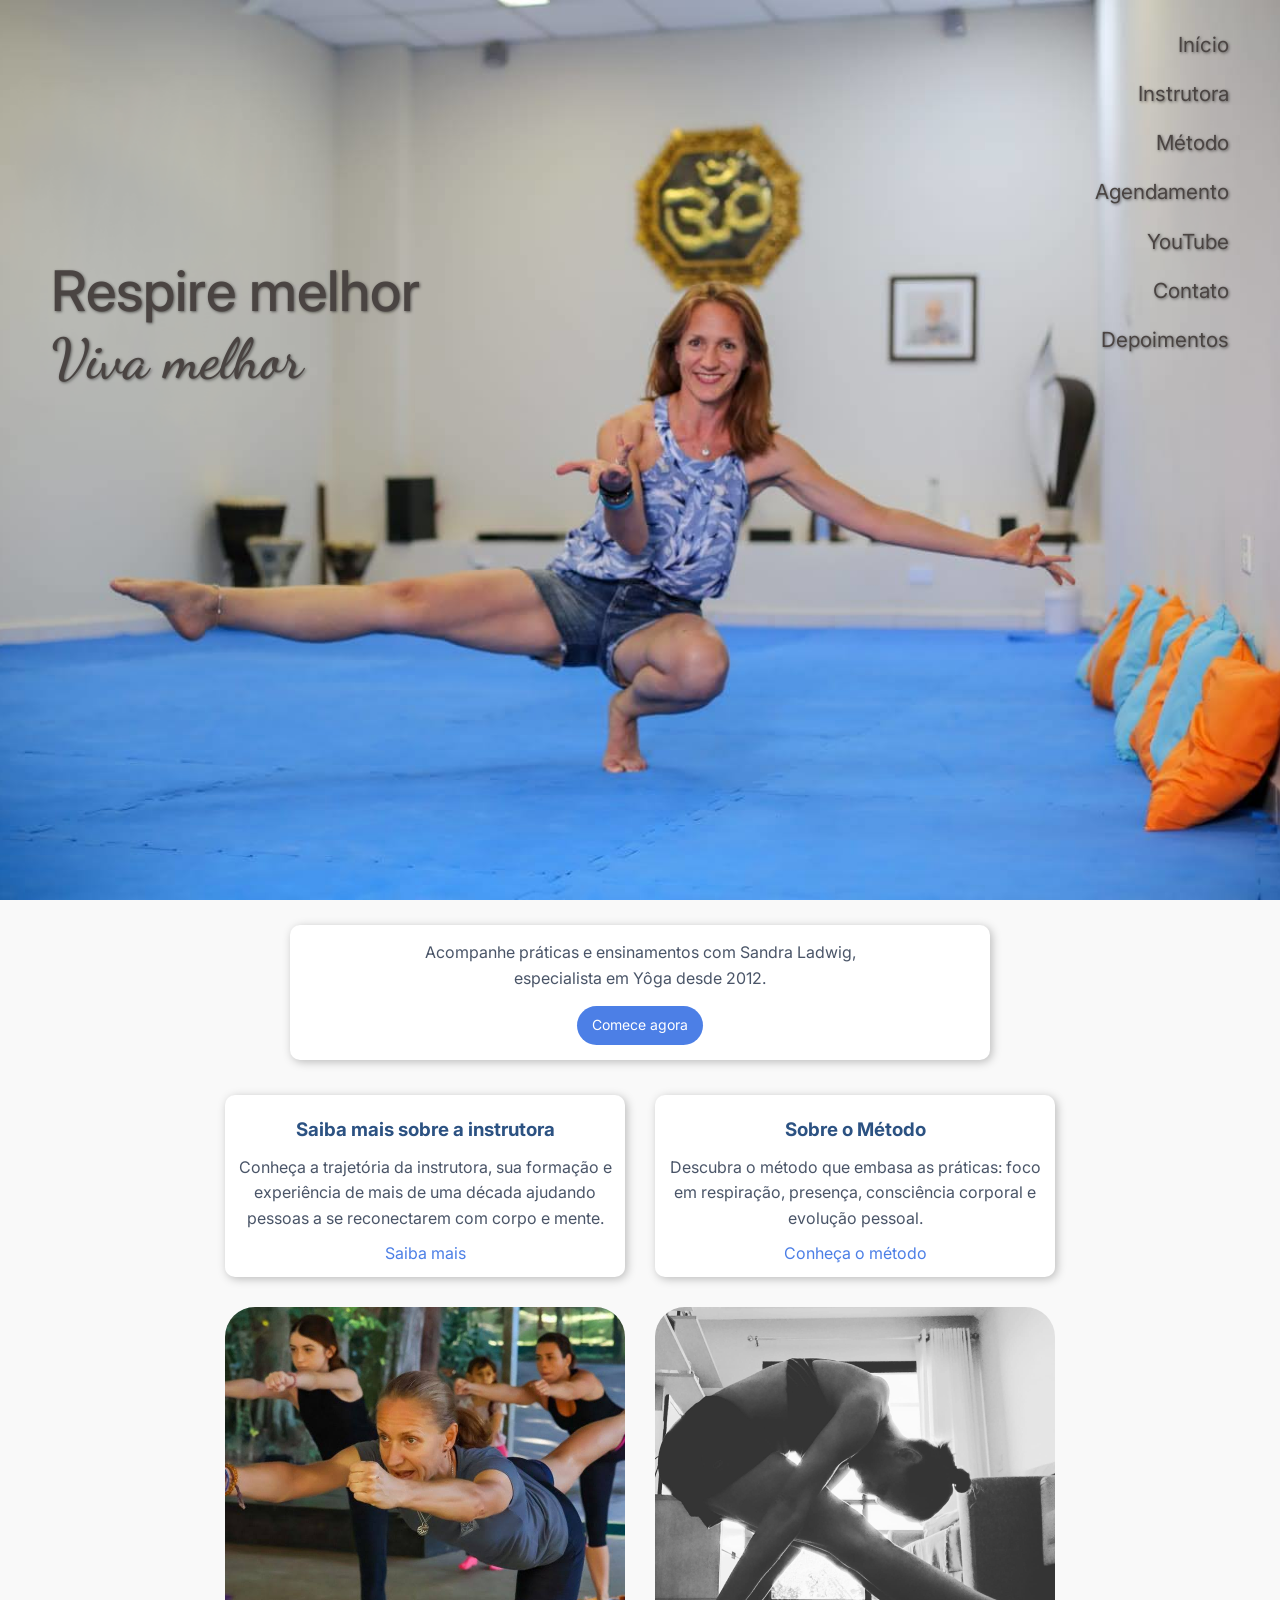
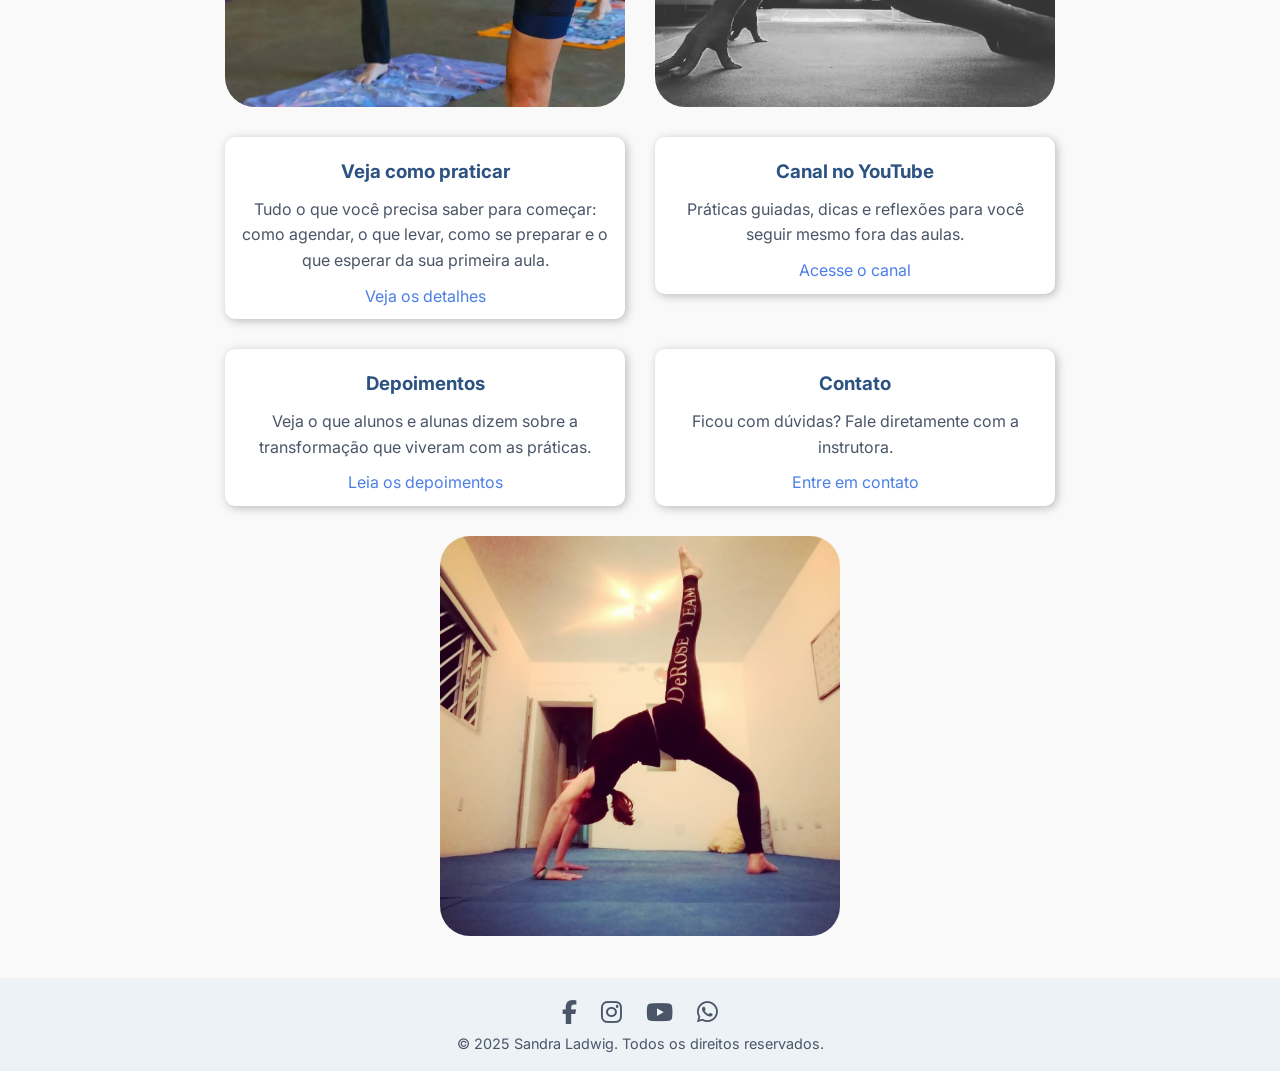
<file: index.html>
<!DOCTYPE html>
<html lang="pt-BR">

<head>
    <meta charset="UTF-8">
    <meta name="viewport" content="width=device-width, initial-scale=1.0">
    <title>Home</title>

    <!-- Estilo -->
    <link rel="stylesheet" href="assets/css/style_home.css">
    <link rel="stylesheet" href="assets/css/style2.css">
    <link rel="stylesheet" href="assets/css/style_footer.css">

    <!-- Fonte -->
    <link
        href="https://fonts.googleapis.com/css2?family=Inter:ital,opsz,wght@0,14..32,100..900;1,14..32,100..900&display=swap"
        rel="stylesheet">
    <link
        href="https://fonts.googleapis.com/css2?family=Dancing+Script:wght@400..700&family=Inter:ital,opsz,wght@0,14..32,100..900;1,14..32,100..900&display=swap"
        rel="stylesheet">

    <link rel="stylesheet" href="https://cdnjs.cloudflare.com/ajax/libs/font-awesome/6.4.0/css/all.min.css">
</head>

<body>
    <!-- Hero Section -->
    <section class="hero">
        <img src="assets/img/IMG-20250711-WA0008e.png" alt="Instrutora praticando yoga" class="hero-image">

        <div class="hero-content">
            <div class="hero-text">
                <h1>Respire melhor</h1>
                <p>Viva melhor</p>
            </div>

            <div class="hero-nav">
                <ul class="nav-links">
                    <li><a href="#">Início</a></li>
                    <li><a href="2_instrutora.html">Instrutora</a></li>
                    <li><a href="3_metodo.html">Método</a></li>
                    <li><a href="4_agendamentos.html">Agendamento</a></li>
                    <li><a href="6_youtube.html">YouTube</a></li>
                    <li><a href="7_contato_js.html">Contato</a></li>
                    <li><a href="8_depoimento.html">Depoimentos</a></li>
                </ul>
            </div>
        </div>
    </section>

    <!-- cards section -->
    <section class='center center-col'>
        
        <div class="card3 center textc">
            <p>Acompanhe práticas e ensinamentos com Sandra Ladwig, especialista em Yôga desde 2012.</p>
            <a href="7_contato_js.html" class="botao">Comece agora</a>
        </div>

        <div class="caixa">

            <div class="card center center-col textc">
                <h3>Saiba mais sobre a instrutora</h3>
                <p>Conheça a trajetória da instrutora, sua formação e experiência de mais de uma década ajudando pessoas
                    a se reconectarem com corpo e mente.</p>
                <a href="2_instrutora.html">Saiba mais</a>
            </div>

            <div class="card center center-col textc">
                <h3>Sobre o Método</h3>
                <p>Descubra o método que embasa as práticas: foco em respiração, presença, consciência corporal e
                    evolução pessoal.</p>
                <a href="3_metodo.html">Conheça o método</a>
            </div>

            <img src="assets/img/IMG-20250711-WA0018.jpg" alt="">

            <img src="assets/img/IMG-20250711-WA0010.jpg" alt="">

            <div class="card center center-col textc">
                <h3>Veja como praticar</h3>
                <p>Tudo o que você precisa saber para começar: como agendar, o que levar, como se preparar e o que
                    esperar da sua primeira aula.</p>
                <a href="4_agendamentos.html">Veja os detalhes</a>
            </div>

            <div class="card center center-col textc">
                <h3>Canal no YouTube</h3>
                <p>Práticas guiadas, dicas e reflexões para você seguir mesmo fora das aulas.</p>
                <a href="6_youtube.html">Acesse o canal</a>
            </div>

            <div class="card center center-col textc">
                <h3>Depoimentos</h3>
                <p>Veja o que alunos e alunas dizem sobre a transformação que viveram com as práticas.</p>
                <a href="8_depoimento.html">Leia os depoimentos</a>
            </div>

            <div class="card center center-col textc">
                <h3>Contato</h3>
                <p>Ficou com dúvidas? Fale diretamente com a instrutora.</p>
                <a href="7_contato_js.html">Entre em contato</a>
            </div>

            <img src="assets/img/IMG-20250711-WA0014.jpg" alt="">

        </div>
    </section>

    <footer></footer>

    <script src="0_footer.js"></script>

</body>

</html>
</file>
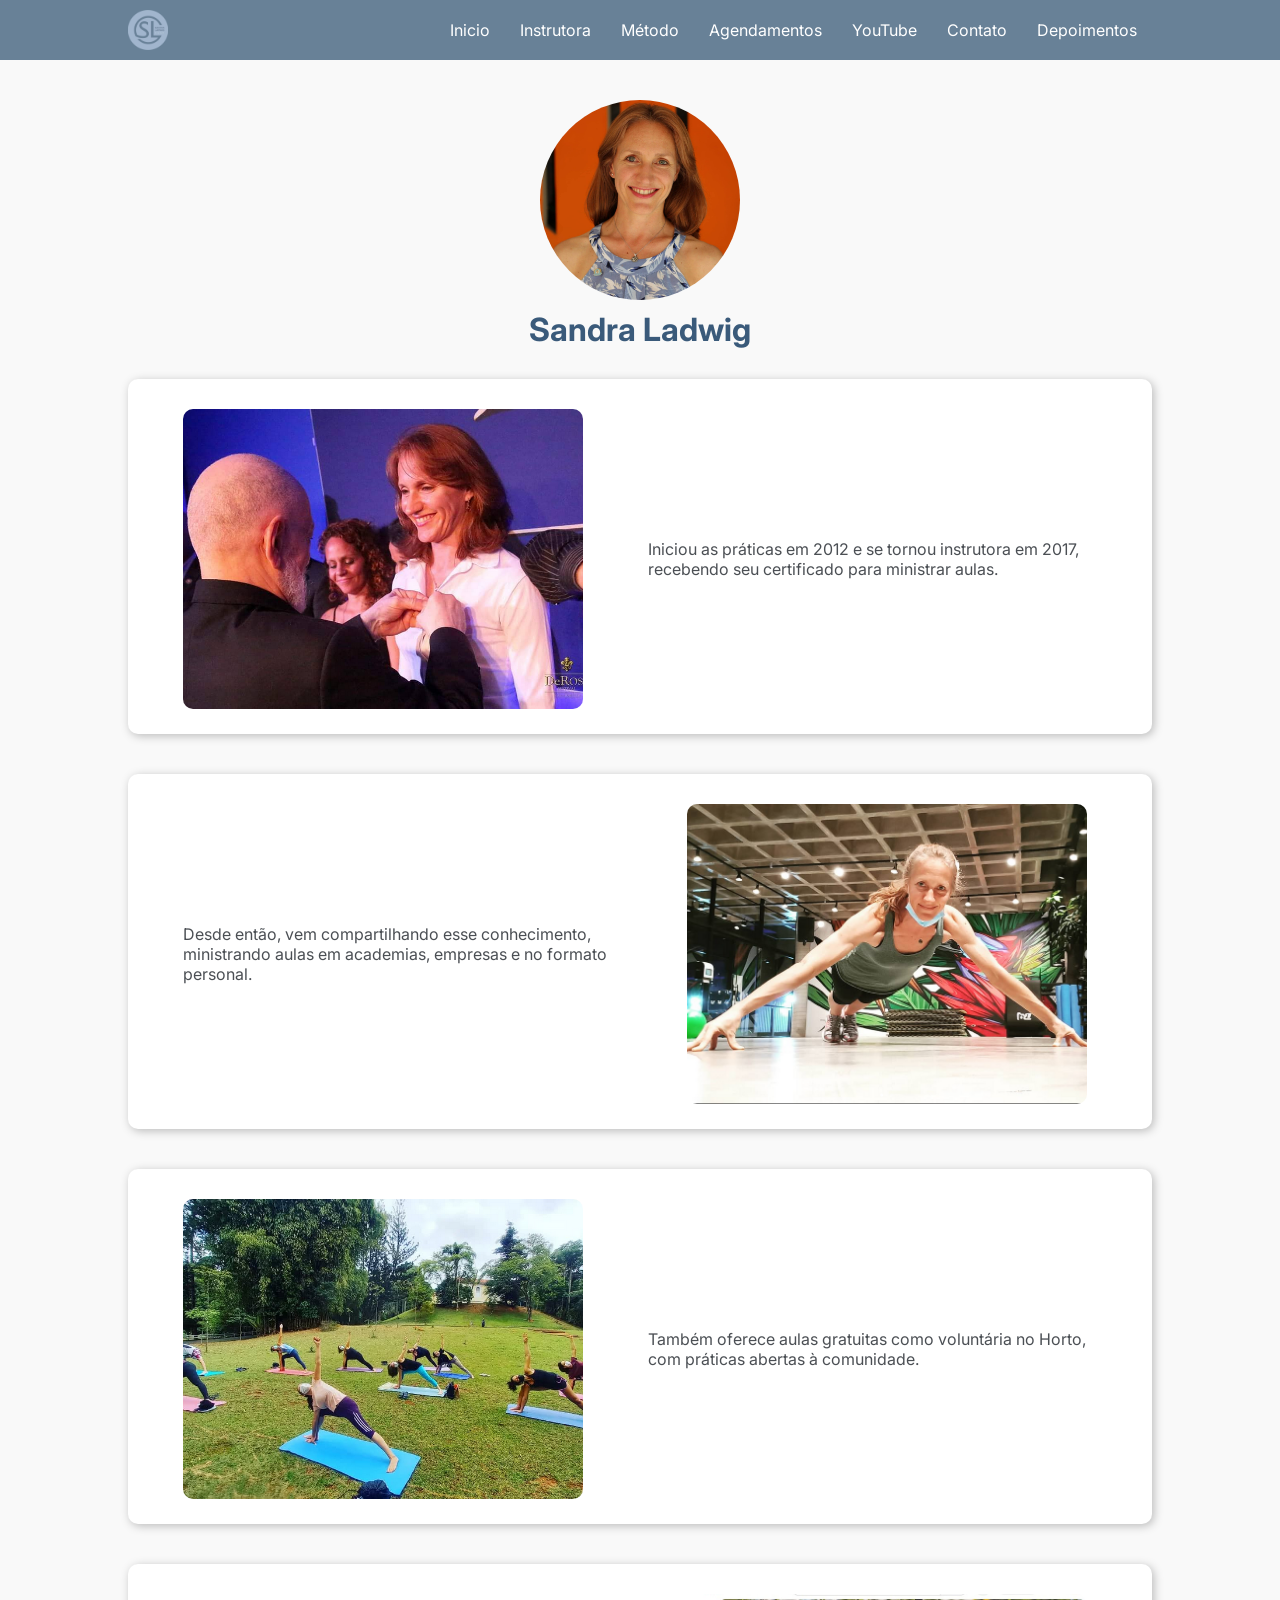
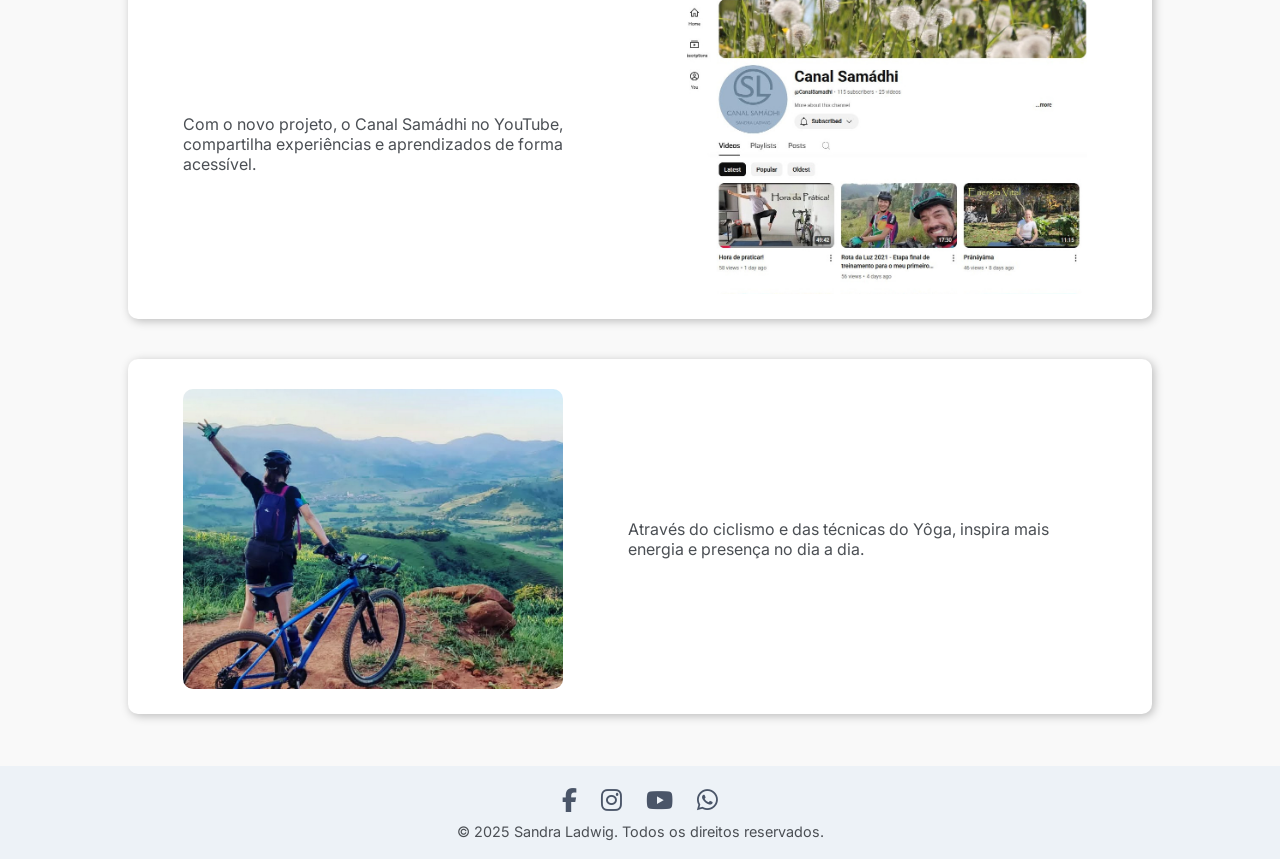
<file: 2_instrutora.html>
<!DOCTYPE html>
<html lang="pt-BR">

<head>
    <meta charset="UTF-8">
    <meta name="viewport" content="width=device-width, initial-scale=1.0">
    <title>Instrutora</title>

    <!-- Icones -->
    <link rel="stylesheet" href="https://cdn.jsdelivr.net/npm/@fortawesome/fontawesome-free@6.5.2/css/all.min.css">

    <!-- Estilo -->
    <link rel="stylesheet" href="assets/css/style.css">
    <link rel="stylesheet" href="assets/css/style2.css">
    <link rel="stylesheet" href="assets/css/style_instrutora.css">
    <link rel="stylesheet" href="assets/css/style_footer.css">

    <!-- Fonte -->
    <link href="https://fonts.googleapis.com/css2?family=Inter:ital,opsz,wght@0,14..32,100..900;1,14..32,100..900&display=swap" rel="stylesheet">
</head>

<body>
    <header>
        <div class="container">
            <a href="" id="logo"><img src="assets\img\IMG-20250513-WA0001_noback.png" alt=""></a>
            <nav>
                <ul id="nav_itens"></ul>
            </nav>
        </div>
    </header>

    <main class='center center-col' id="home">
        <div class="center center-col" >
            <img id="profile" src="assets/img/IMG-20250711-WA0012.jpg" alt="">
            <h1>Sandra Ladwig</h1>
        </div>

        <div class="card center jcleft">
            <img src="assets/img/sobre1.png" alt="">
            <p>Iniciou as práticas em 2012 e se tornou instrutora em 2017, recebendo seu certificado para ministrar aulas.</p>
        </div>

        <div class="card center jcright">
            <p>Desde então, vem compartilhando esse conhecimento, ministrando aulas em academias, empresas e no formato personal.</p>
            <img src="assets/img/sobre2.png" alt="">
        </div>

        <div class="card center jcleft">
            <img src="assets/img/sobre3.png" alt="">
            <p>Também oferece aulas gratuitas como voluntária no Horto, com práticas abertas à comunidade.</p>
        </div>

        <div class="card center jcright">
            <p>Com o novo projeto, o Canal Samádhi no YouTube, compartilha experiências e aprendizados de forma acessível.</p>
            <img src="assets/img/sobre4.jpg" alt="">
        </div>

        <div class="card center jcleft">
            <img src="assets/img/sobre5c.png" alt="">
            
            <p>Através do ciclismo e das técnicas do Yôga, inspira mais energia e presença no dia a dia.</p>
        </div>

    </main>

    <footer></footer>

    <script src="0_nav.js"></script>
    <script src="0_footer.js"></script>
</body>

</html>
</file>
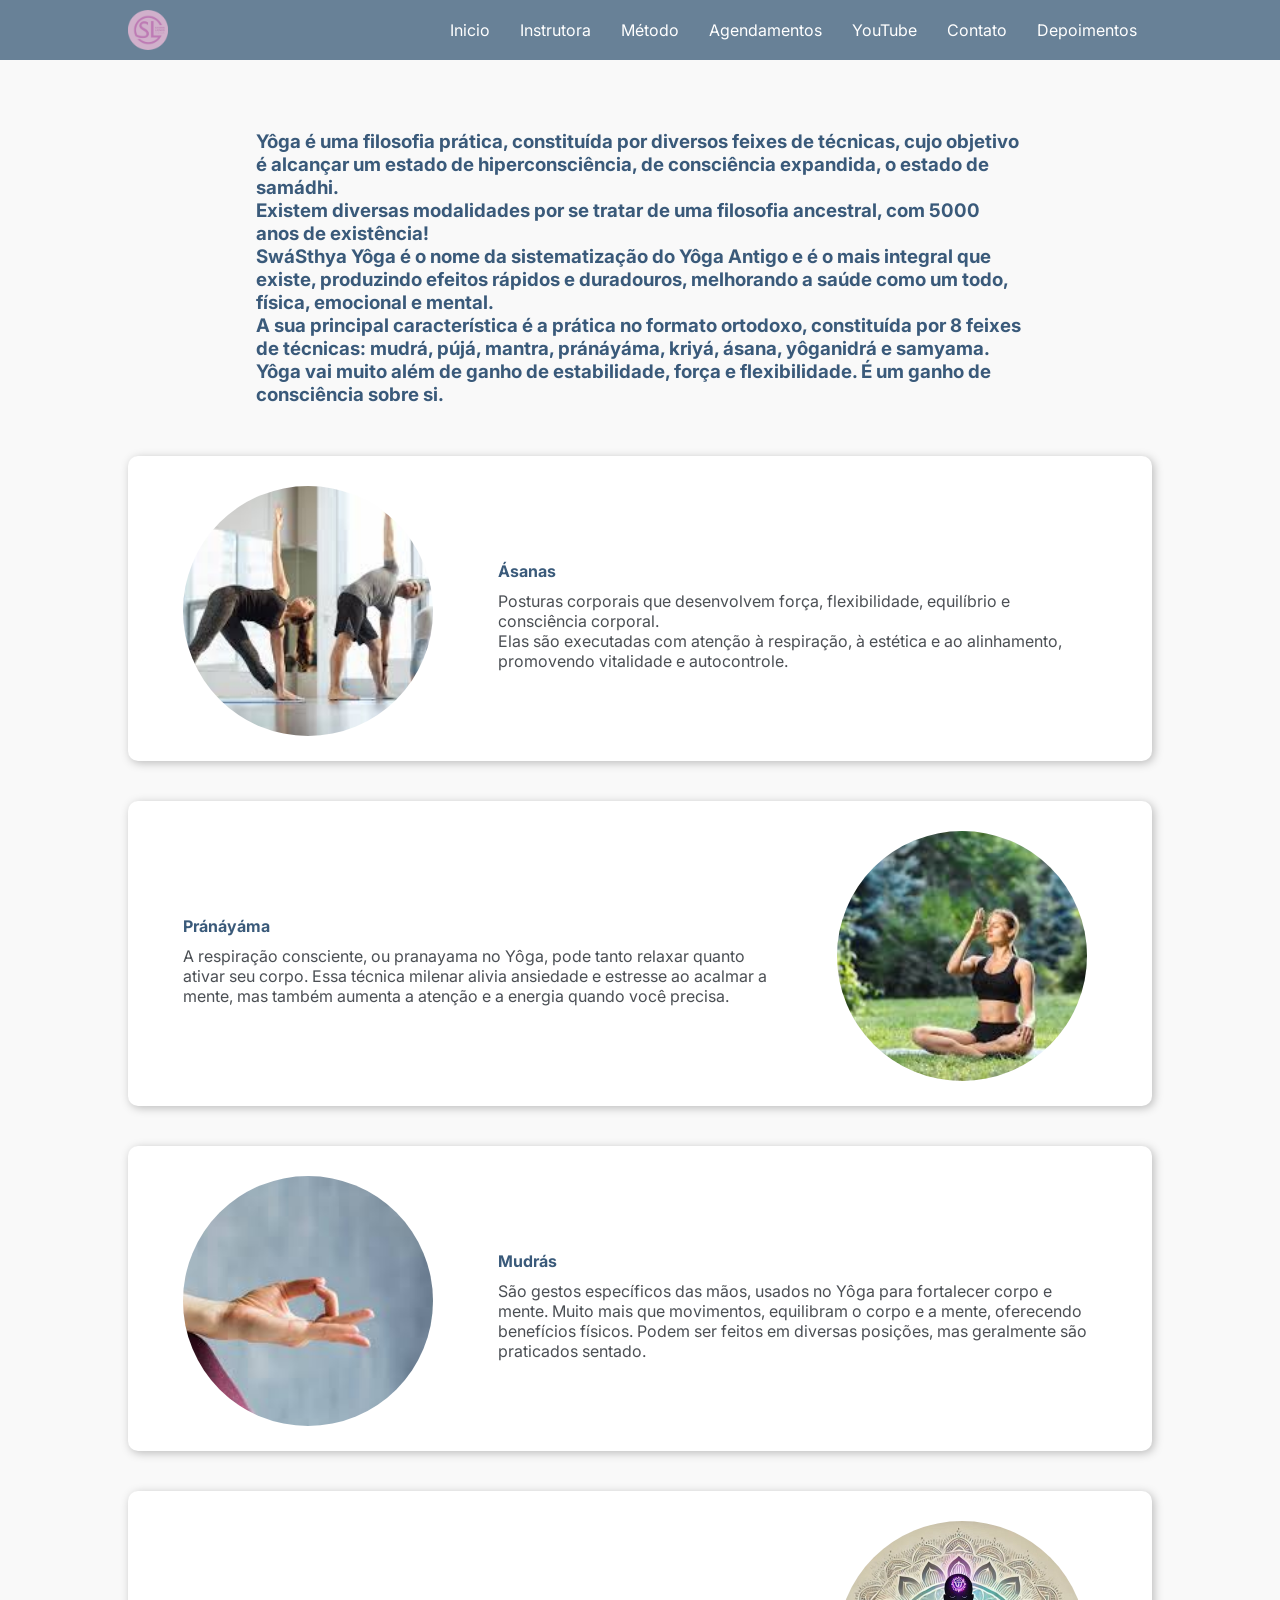
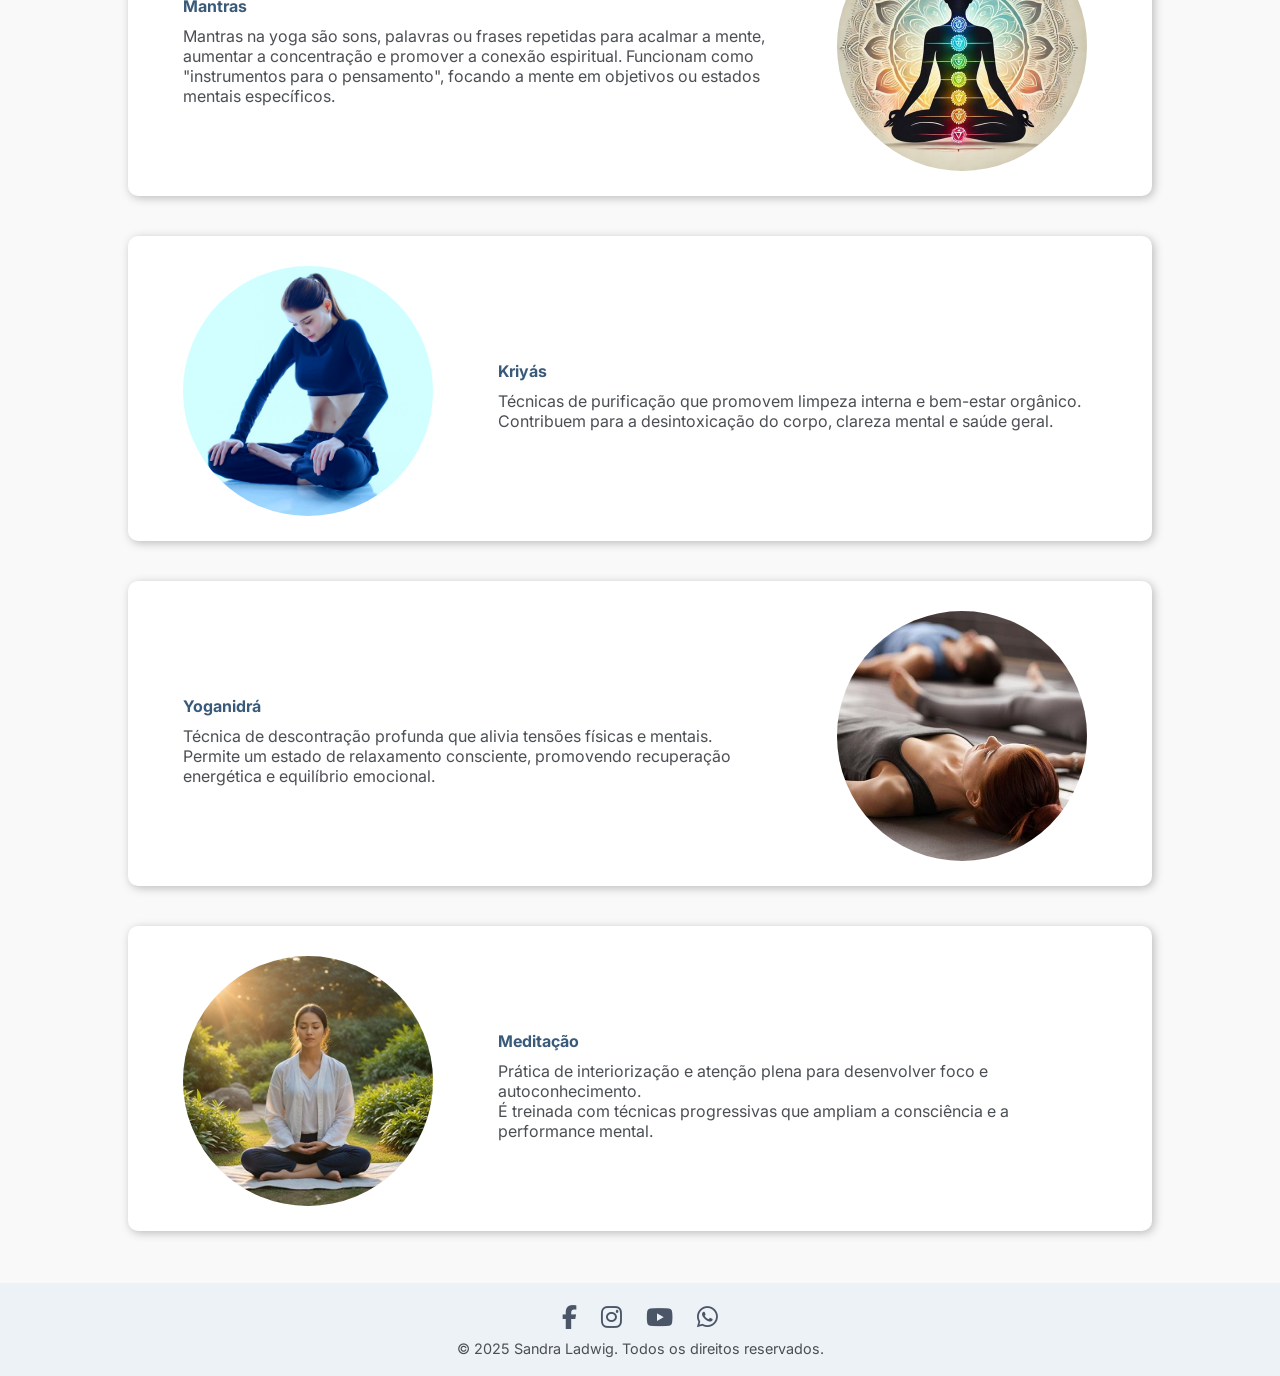
<file: 3_metodo.html>
<!DOCTYPE html>
<html lang="pt-BR">

<head>
    <meta charset="UTF-8">
    <meta name="viewport" content="width=device-width, initial-scale=1.0">
    <title>Aulas</title>

    <!-- Icones -->
    <link rel="stylesheet" href="https://cdn.jsdelivr.net/npm/@fortawesome/fontawesome-free@6.5.2/css/all.min.css">

    <!-- Estilo -->
    <link rel="stylesheet" href="assets/css/style.css">
    <link rel="stylesheet" href="assets/css/style2.css">
    <link rel="stylesheet" href="assets/css/style_metodo.css">
    <link rel="stylesheet" href="assets/css/style_footer.css">

    <!-- Fonte -->
    <link
        href="https://fonts.googleapis.com/css2?family=Inter:ital,opsz,wght@0,14..32,100..900;1,14..32,100..900&display=swap"
        rel="stylesheet">
</head>

<body>
    <header>
        <div class="container">
            <a href="" id="logo"><img src="assets\img\IMG-20250513-WA0002_noback.png" alt=""></a>
            <nav>
                <ul id="nav_itens"></ul>
            </nav>
        </div>
    </header>

    <main class='center center-col' id="home">
        <div class="center" id="introducao">
            <h3>Yôga é uma filosofia prática, constituída por diversos feixes de técnicas, cujo objetivo é alcançar um
                estado de hiperconsciência, de consciência expandida, o estado de samádhi. <br>
                Existem diversas modalidades por se tratar de uma filosofia ancestral, com 5000 anos de existência! <br>
                SwáSthya Yôga é o nome da sistematização do Yôga Antigo e é o mais integral que existe, produzindo
                efeitos rápidos e duradouros, melhorando a saúde como um todo, física, emocional e mental. <br>
                A sua principal característica é a prática no formato ortodoxo, constituída por 8 feixes de técnicas:
                mudrá, pújá, mantra, pránáyáma, kriyá, ásana, yôganidrá e samyama. <br>
                Yôga vai muito além de ganho de estabilidade, força e flexibilidade. É um ganho de consciência sobre si.
                </h1>
        </div>

        <div class="card center jcleft">
            <img src="assets/img/trocar1.jpg" alt="">
            <div class="center-col">
                <h4>Ásanas</h4>
                <p>Posturas corporais que desenvolvem força, flexibilidade, equilíbrio e consciência corporal. <br> Elas
                    são executadas com atenção à respiração, à estética e ao alinhamento, promovendo vitalidade e
                    autocontrole.</p>
            </div>
        </div>

        <div class="card center jcright">
            <div class="center-col">
                <h4>Pránáyáma</h4>
                <p>A respiração consciente, ou pranayama no Yôga, pode tanto relaxar quanto ativar seu corpo. Essa
                    técnica milenar alivia ansiedade e estresse ao acalmar a mente, mas também aumenta a atenção e a
                    energia quando você precisa.</p>
            </div>
            <img src="assets/img/trocar2.jpg" alt="">
        </div>

        <div class="card center jcleft">
            <img src="assets/img/trocar3.jpg" alt="">
            <div class="center-col">
                <h4>Mudrás</h4>
                <p>São gestos específicos das mãos, usados no Yôga para fortalecer corpo e mente. Muito mais que
                    movimentos, equilibram o corpo e a mente, oferecendo benefícios físicos. Podem ser feitos em
                    diversas posições, mas geralmente são praticados sentado.</p>
            </div>
        </div>

        <div class="card center jcright">
            <div class="center-col">
                <h4>Mantras</h4>
                <p>Mantras na yoga são sons, palavras ou frases repetidas para acalmar a mente, aumentar a concentração
                    e promover a conexão espiritual. Funcionam como "instrumentos para o pensamento", focando a mente em
                    objetivos ou estados mentais específicos.</p>
            </div>
            <img src="assets/img/trocar4.jpg" alt="">
        </div>

        <div class="card center jcleft">
            <img src="assets/img/trocar5.jpg" alt="">
            <div class="center-col">
                <h4>Kriyás</h4>
                <p>Técnicas de purificação que promovem limpeza interna e bem-estar orgânico. <br> Contribuem para a
                    desintoxicação do corpo, clareza mental e saúde geral.</p>
            </div>
        </div>

        <div class="card center jcright">
            <div class="center-col">
                <h4>Yoganidrá</h4>
                <p>Técnica de descontração profunda que alivia tensões físicas e mentais. <br> Permite um estado de
                    relaxamento consciente, promovendo recuperação energética e equilíbrio emocional.</p>
            </div>
            <img src="assets/img/trocar6.jpg" alt="">
        </div>

        <div class="card center jcleft">
            <img src="assets/img/trocar7.jpg" alt="">
            <div class="center-col">
                <h4>Meditação</h4>
                <p>Prática de interiorização e atenção plena para desenvolver foco e autoconhecimento. <br> É treinada
                    com técnicas progressivas que ampliam a consciência e a performance mental.</p>
            </div>
        </div>

    </main>

    <footer></footer>

    <script src="0_nav.js"></script>
    <script src="0_footer.js"></script>

</body>

</html>
</file>
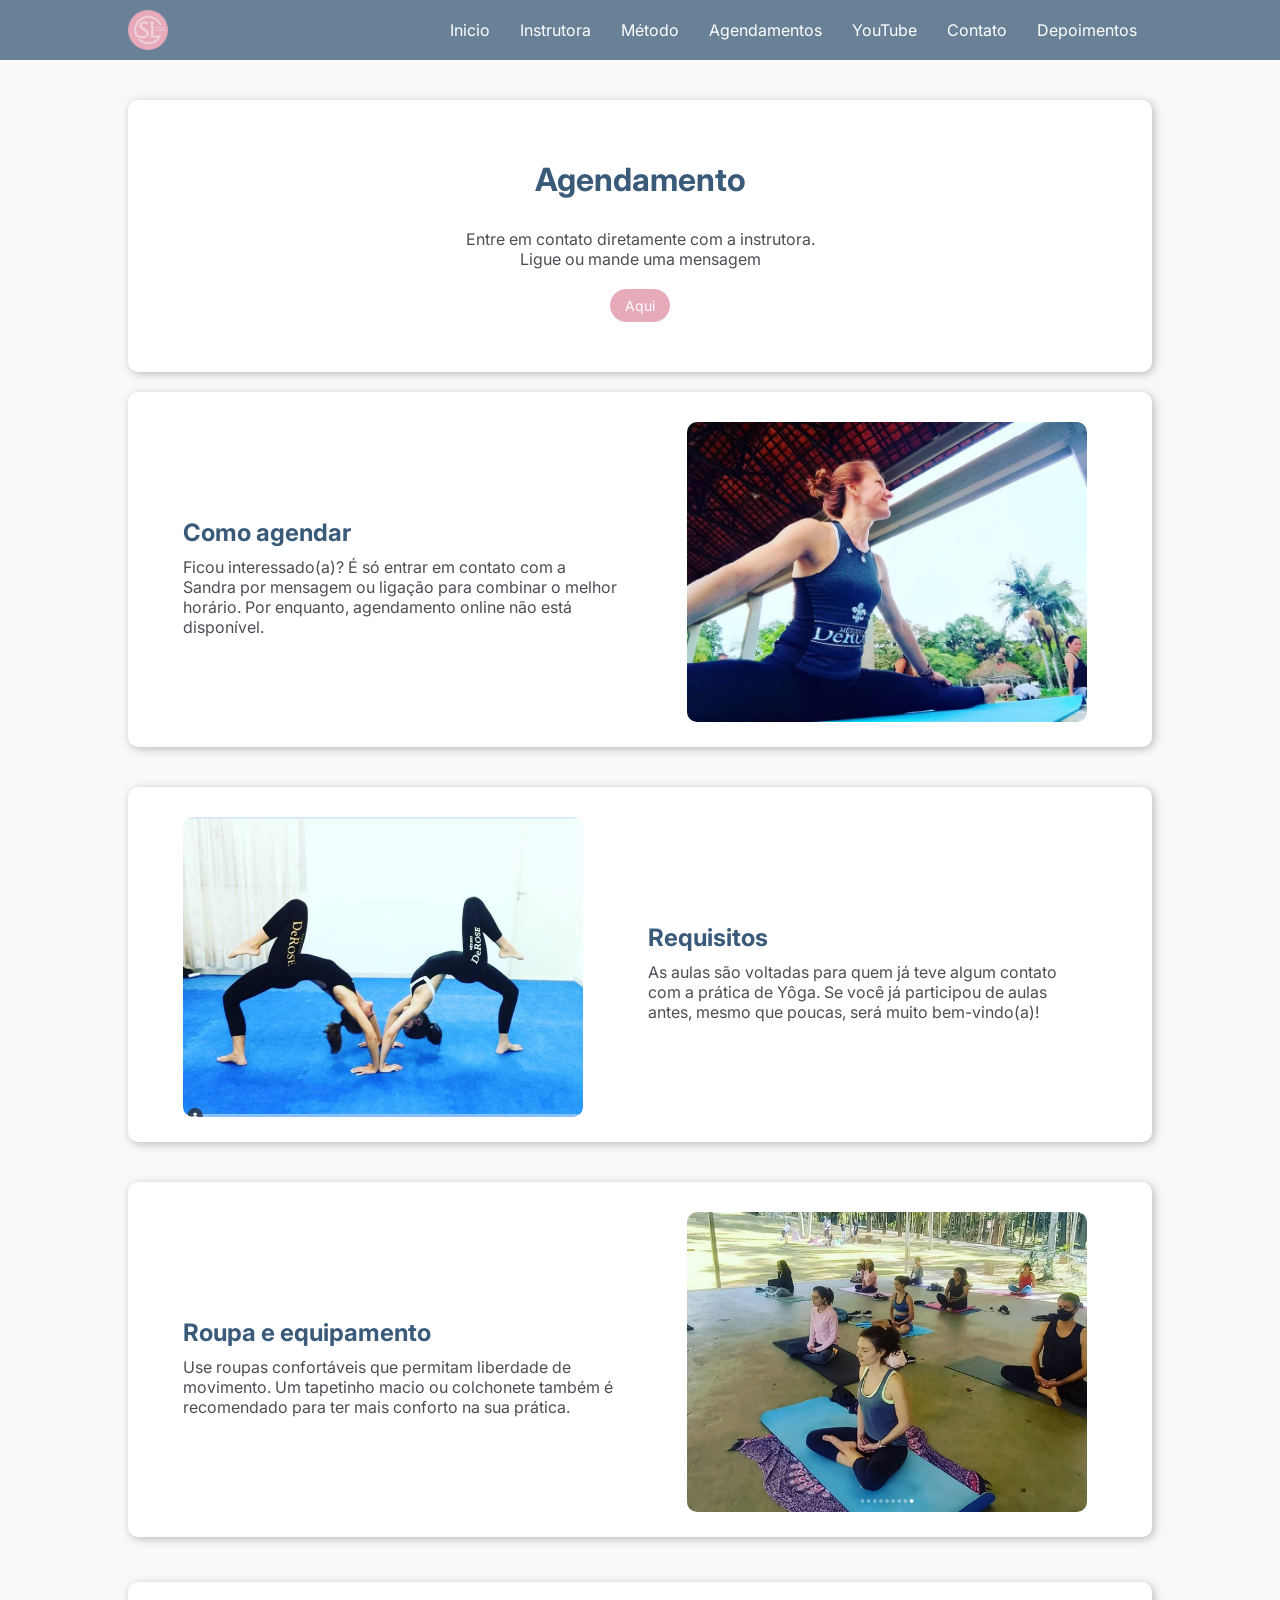
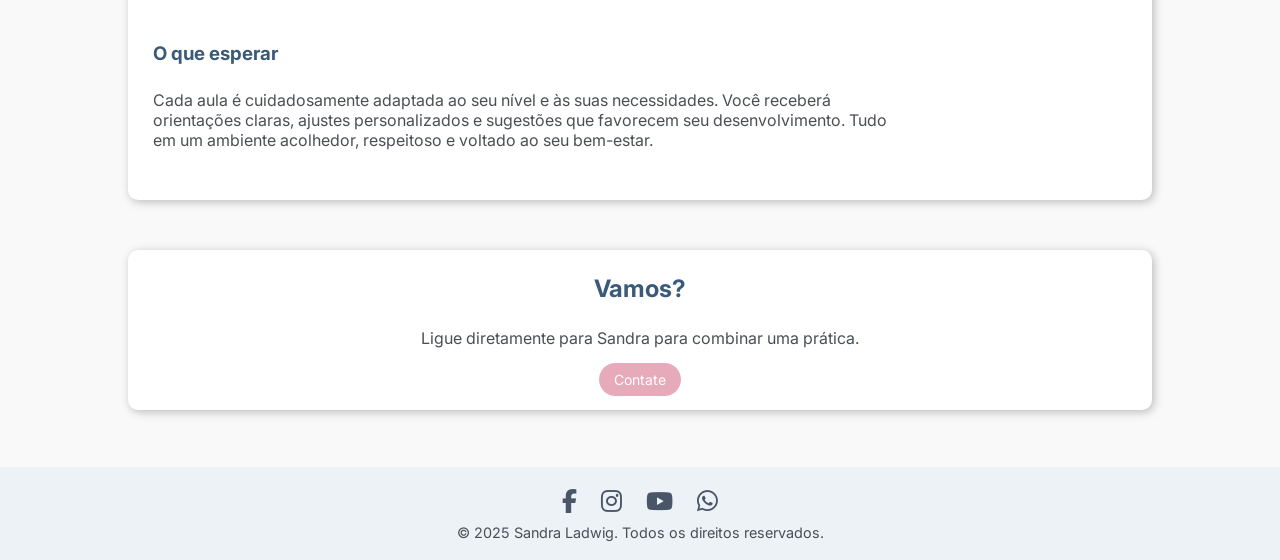
<file: 4_agendamentos.html>
<!DOCTYPE html>
<html lang="pt-BR">

<head>
    <meta charset="UTF-8">
    <meta name="viewport" content="width=device-width, initial-scale=1.0">
    <title>Agendamento</title>

    <!-- Icones -->
    <link rel="stylesheet" href="https://cdn.jsdelivr.net/npm/@fortawesome/fontawesome-free@6.5.2/css/all.min.css">

    <!-- Estilo -->
    <link rel="stylesheet" href="assets/css/style.css">
    <link rel="stylesheet" href="assets/css/style2.css">
    <link rel="stylesheet" href="assets/css/style_agendamento.css">
    <link rel="stylesheet" href="assets/css/style_footer.css">

    <!-- Fonte -->
    <link
        href="https://fonts.googleapis.com/css2?family=Inter:ital,opsz,wght@0,14..32,100..900;1,14..32,100..900&display=swap"
        rel="stylesheet">
</head>

<body>
    <header>
        <div class="container">
            <a href="" id="logo"><img src="assets\img\IMG-20250513-WA0005_noback.png" alt=""></a>
            <nav>
                <ul id="nav_itens"></ul>
            </nav>
        </div>
    </header>

    <main class='center center-col' id="home">
        <div class="card1 center textc">
            <h1>Agendamento</h1>
            <p>Entre em contato diretamente com a instrutora. <br> Ligue ou mande uma mensagem</p>
            <a href="7_contato_js.html" class="botao">Aqui</a>
        </div>

        <div class="card center jcright">
            <div class="center-col">
                <h2>Como agendar</h2>
                <p>Ficou interessado(a)? É só entrar em contato com a Sandra por mensagem ou ligação para combinar o melhor horário. Por enquanto, agendamento online não está disponível.</p>
            </div>
            <img src="assets/img/agendamento1.png" alt="">
        </div>

        <div class="card center jcleft">
            <img src="assets/img/agendamento2.png" alt="">
            <div class="center-col">
                <h2>Requisitos</h2>
                <p>As aulas são voltadas para quem já teve algum contato com a prática de Yôga. Se você já participou de aulas antes, mesmo que poucas, será muito bem-vindo(a)!</p>
            </div>
        </div>

        <div class="card center jcright">
            <div class="center-col">
                <h2>Roupa e equipamento</h2>
                <p>Use roupas confortáveis que permitam liberdade de movimento. Um tapetinho macio ou colchonete também é recomendado para ter mais conforto na sua prática.</p>
            </div>
            <img src="assets/img/agendamento3.png" alt="">
        </div>

        <div class="card2">
            <h3>O que esperar</h3>
            <p>Cada aula é cuidadosamente adaptada ao seu nível e às suas necessidades. Você receberá orientações claras, ajustes personalizados e sugestões que favorecem seu desenvolvimento. Tudo em um ambiente acolhedor, respeitoso e voltado ao seu bem-estar.</p>
        </div>

        <div class="card3 center textc">
            <h2>Vamos?</h2>
            <p>Ligue diretamente para Sandra para combinar uma prática.</p>
            <a href="7_contato_js.html" class="botao">Contate</a>
        </div>

    </main>

    <footer></footer>

    <script src="0_nav.js"></script>
    <script src="0_footer.js"></script>

</body>

</html>
</file>
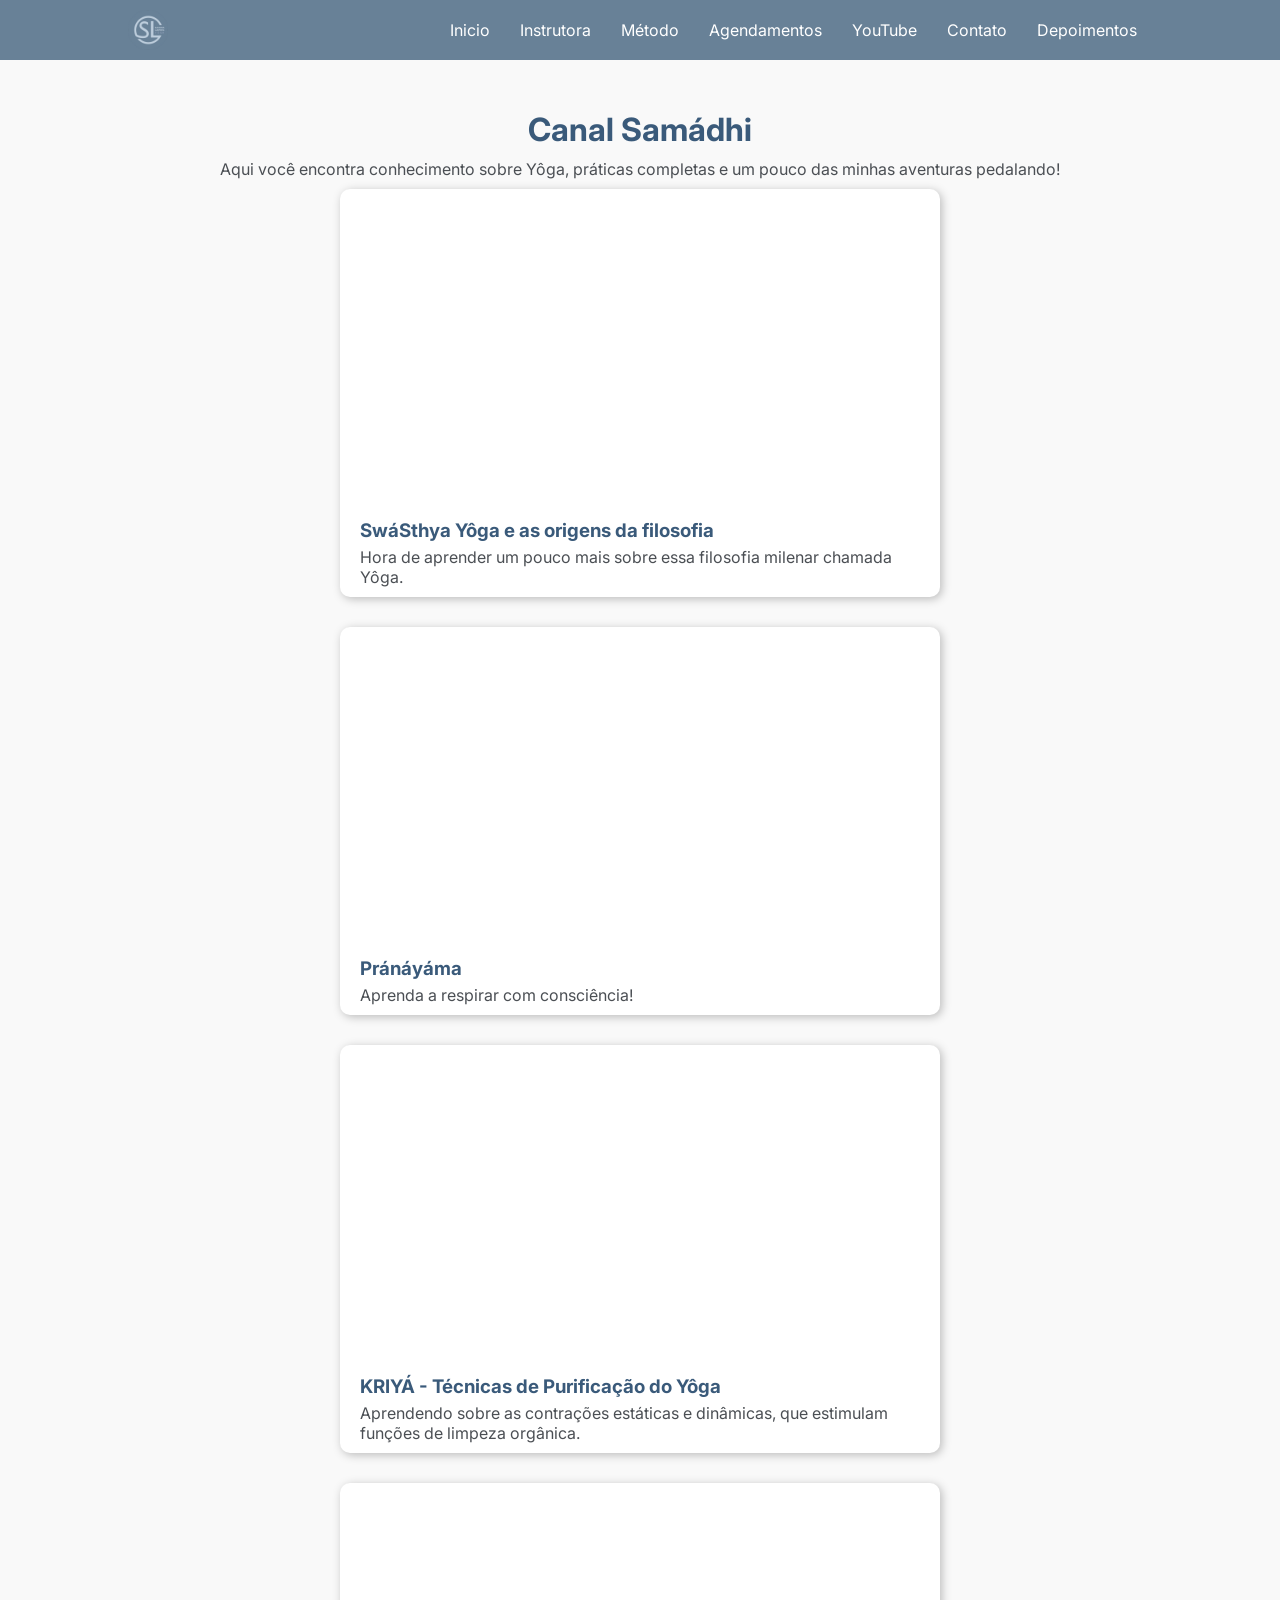
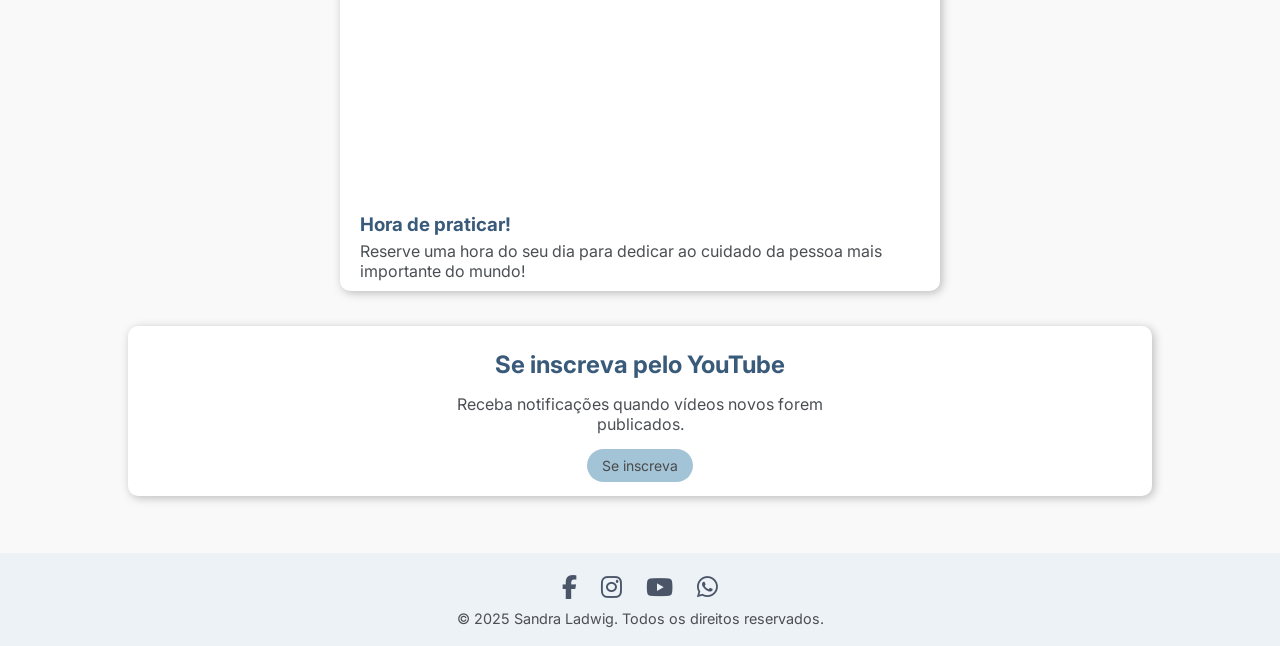
<file: 6_youtube.html>
<!DOCTYPE html>
<html lang="pt-BR">

<head>
    <meta charset="UTF-8">
    <meta name="viewport" content="width=device-width, initial-scale=1.0">
    <title>YouTube</title>

    <!-- Icones -->
    <link rel="stylesheet" href="https://cdn.jsdelivr.net/npm/@fortawesome/fontawesome-free@6.5.2/css/all.min.css">

    <!-- Estilo -->
    <link rel="stylesheet" href="assets/css/style.css">
    <link rel="stylesheet" href="assets/css/style2.css">
    <link rel="stylesheet" href="assets/css/style_youtube.css">
    <link rel="stylesheet" href="assets/css/style_footer.css">

    <!-- Fonte -->
    <link
        href="https://fonts.googleapis.com/css2?family=Inter:ital,opsz,wght@0,14..32,100..900;1,14..32,100..900&display=swap"
        rel="stylesheet">
</head>

<body>
    <header>
        <div class="container">
            <a href="" id="logo"><img src="assets\img\IMG-20250513-WA0000_noback.png" alt=""></a>
            <nav>
                <ul id="nav_itens"></ul>
            </nav>
        </div>
    </header>

    <main class='center center-col'>
        <h1>Canal Samádhi</h1>
        <p>Aqui você encontra conhecimento sobre Yôga, práticas completas e um pouco das minhas aventuras pedalando!</p>        

        <div class="caixa">

            <div class="card">
                <iframe width="560" height="315" src="https://www.youtube.com/embed/BLCFnQDf6kg?si=jVXTxsKijpOY8r2n" title="YouTube video player" frameborder="0" allow="accelerometer; autoplay; clipboard-write; encrypted-media; gyroscope; picture-in-picture; web-share" referrerpolicy="strict-origin-when-cross-origin" allowfullscreen></iframe>
                <h3>SwáSthya Yôga e as origens da filosofia</h3>
                <p>Hora de aprender um pouco mais sobre essa filosofia milenar chamada Yôga.</p>
            </div>
            
            <div class="card">
                <iframe width="560" height="315" src="https://www.youtube.com/embed/Mm7czdwf69o?si=tyQue608cOc-sUAV" title="YouTube video player" frameborder="0" allow="accelerometer; autoplay; clipboard-write; encrypted-media; gyroscope; picture-in-picture; web-share" referrerpolicy="strict-origin-when-cross-origin" allowfullscreen></iframe>
                <h3>Pránáyáma</h3>
                <p>Aprenda a respirar com consciência!</p>
            </div>

            <div class="card">
                 <iframe width="560" height="315" src="https://www.youtube.com/embed/KlvX9_hNR60?si=qWk_UBOwDdsoOriq" title="YouTube video player" frameborder="0" allow="accelerometer; autoplay; clipboard-write; encrypted-media; gyroscope; picture-in-picture; web-share" referrerpolicy="strict-origin-when-cross-origin" allowfullscreen></iframe>
                <h3>KRIYÁ - Técnicas de Purificação do Yôga</h3>
                <p>Aprendendo sobre as contrações estáticas e dinâmicas, que estimulam funções de limpeza orgânica.</p>
            </div>

            <div class="card">
                 <iframe width="560" height="315" src="https://www.youtube.com/embed/nnogt9Im0i0?si=W6CMZk3pg6tUOrIg" title="YouTube video player" frameborder="0" allow="accelerometer; autoplay; clipboard-write; encrypted-media; gyroscope; picture-in-picture; web-share" referrerpolicy="strict-origin-when-cross-origin" allowfullscreen></iframe>
                <h3>Hora de praticar!</h3>
                <p>Reserve uma hora do seu dia para dedicar ao cuidado da pessoa mais importante do mundo!</p>
            </div>
            
        </div>

        <div class="card3 center textc">
            <h2>Se inscreva pelo YouTube</h2>
            <p>Receba notificações quando vídeos novos forem publicados.</p>
            <a href="https://www.youtube.com/@CanalSamadhi" class="botao">Se inscreva</a>
        </div>
    </main>

    <footer></footer>

    <script src="0_nav.js"></script>
    <script src="0_footer.js"></script>
    
</body>

</html>
</file>
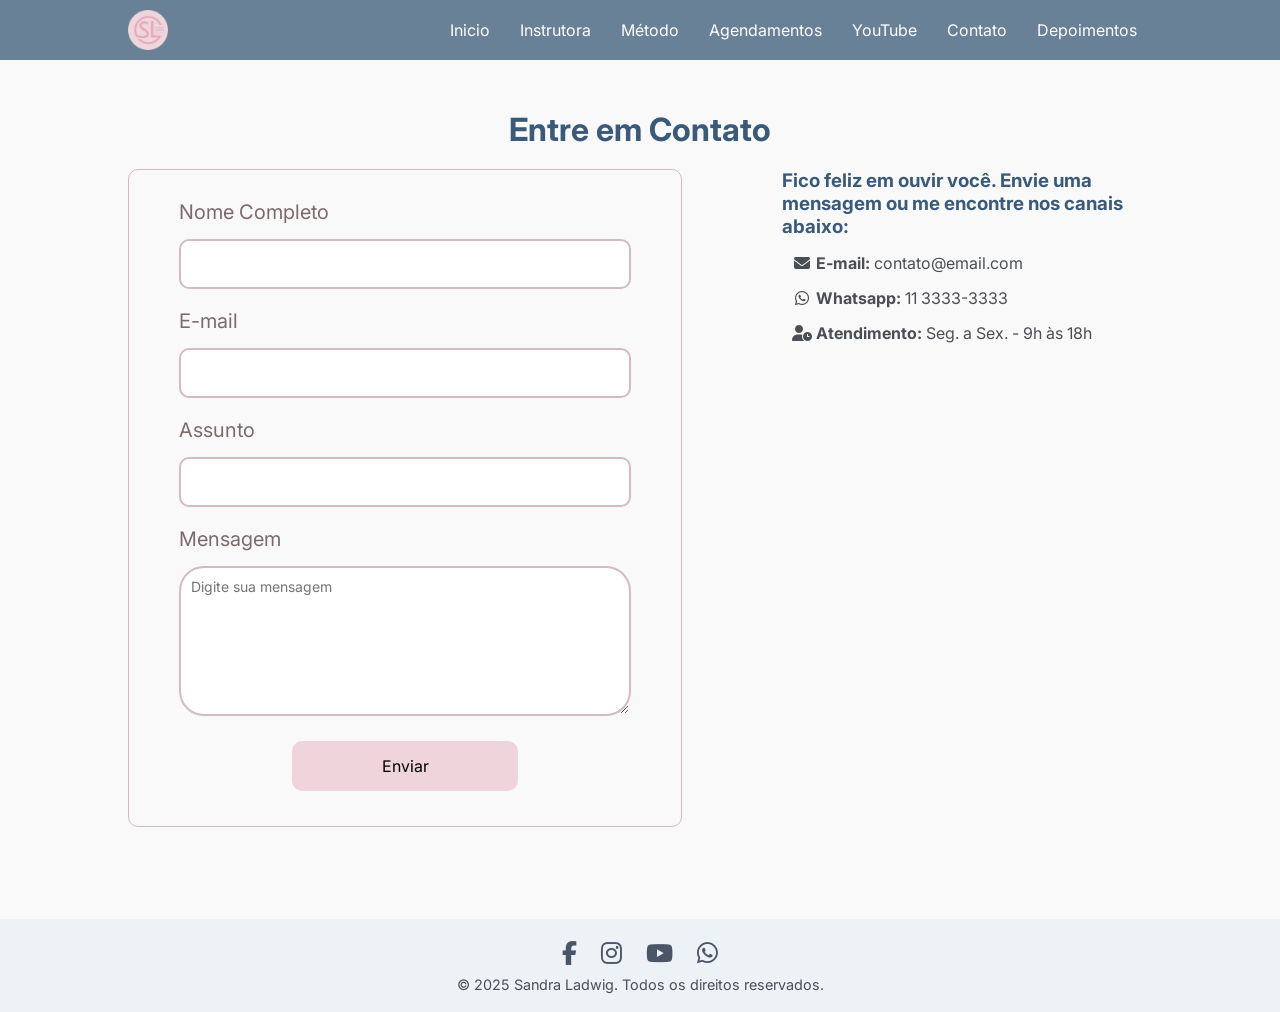
<file: 7_contato_js.html>
<!DOCTYPE html>
<html lang="pt-BR">

<head>
    <meta charset="UTF-8">
    <meta name="viewport" content="width=device-width, initial-scale=1.0">
    <title>Contato</title>

    <!-- Icones -->
    <link rel="stylesheet" href="https://cdn.jsdelivr.net/npm/@fortawesome/fontawesome-free@6.5.2/css/all.min.css">

    <!-- Estilo -->
    <link rel="stylesheet" href="assets/css/style.css">
    <link rel="stylesheet" href="assets/css/style2.css">
    <link rel="stylesheet" href="assets/css/style_contato.css">
    <link rel="stylesheet" href="assets/css/style_footer.css">

    <!-- Fonte -->
    <link href="https://fonts.googleapis.com/css2?family=Inter:ital,opsz,wght@0,14..32,100..900;1,14..32,100..900&display=swap" rel="stylesheet">
</head>

<body>
    <header>
        <div class="container">
            <a href="" id="logo"><img src="assets\img\IMG-20250513-WA0004_noback.png" alt=""></a>
            <nav>
                <ul id="nav_itens"></ul>
            </nav>
        </div>
    </header>

    <main class="center center-col" id="home">
        <h1>Entre em Contato</h1>
        <section id="contato">
            <div class="container">
                <form action="">
                    <fieldset>
                        <label for="">Nome Completo</label>
                        <input type="text" placeholder="">

                        <label for="">E-mail</label>
                        <input type="email" placeholder="">

                        <label for="">Assunto</label>
                        <input type="text" placeholder="">

                        <label for="">Mensagem</label>
                        <textarea name="" id="" placeholder="Digite sua mensagem"></textarea>

                        <div class="btn-formulario">
                            <input type="submit" value="Enviar" class="btn">
                        </div>
                    </fieldset>

                </form>

                <div class="contato_direita">
                    <h3>Fico feliz em ouvir você. Envie uma mensagem ou me encontre nos canais abaixo:</h3>
                    <p><i class="fa-solid fa-envelope"></i> <b>E-mail: </b> contato@email.com</p>
                    <p><i class="fa-brands fa-whatsapp"></i> <b>Whatsapp: </b> 11 3333-3333</p>
                    <p><i class="fa-solid fa-user-clock"></i> <b>Atendimento: </b>Seg. a Sex. - 9h às 18h</p>
                    </p>
                </div>
            </div>

        </section>
    </main>

    <footer></footer>

    <script src="0_nav.js"></script>
    <script src="0_footer.js"></script>
    
</body>

</html>
</file>
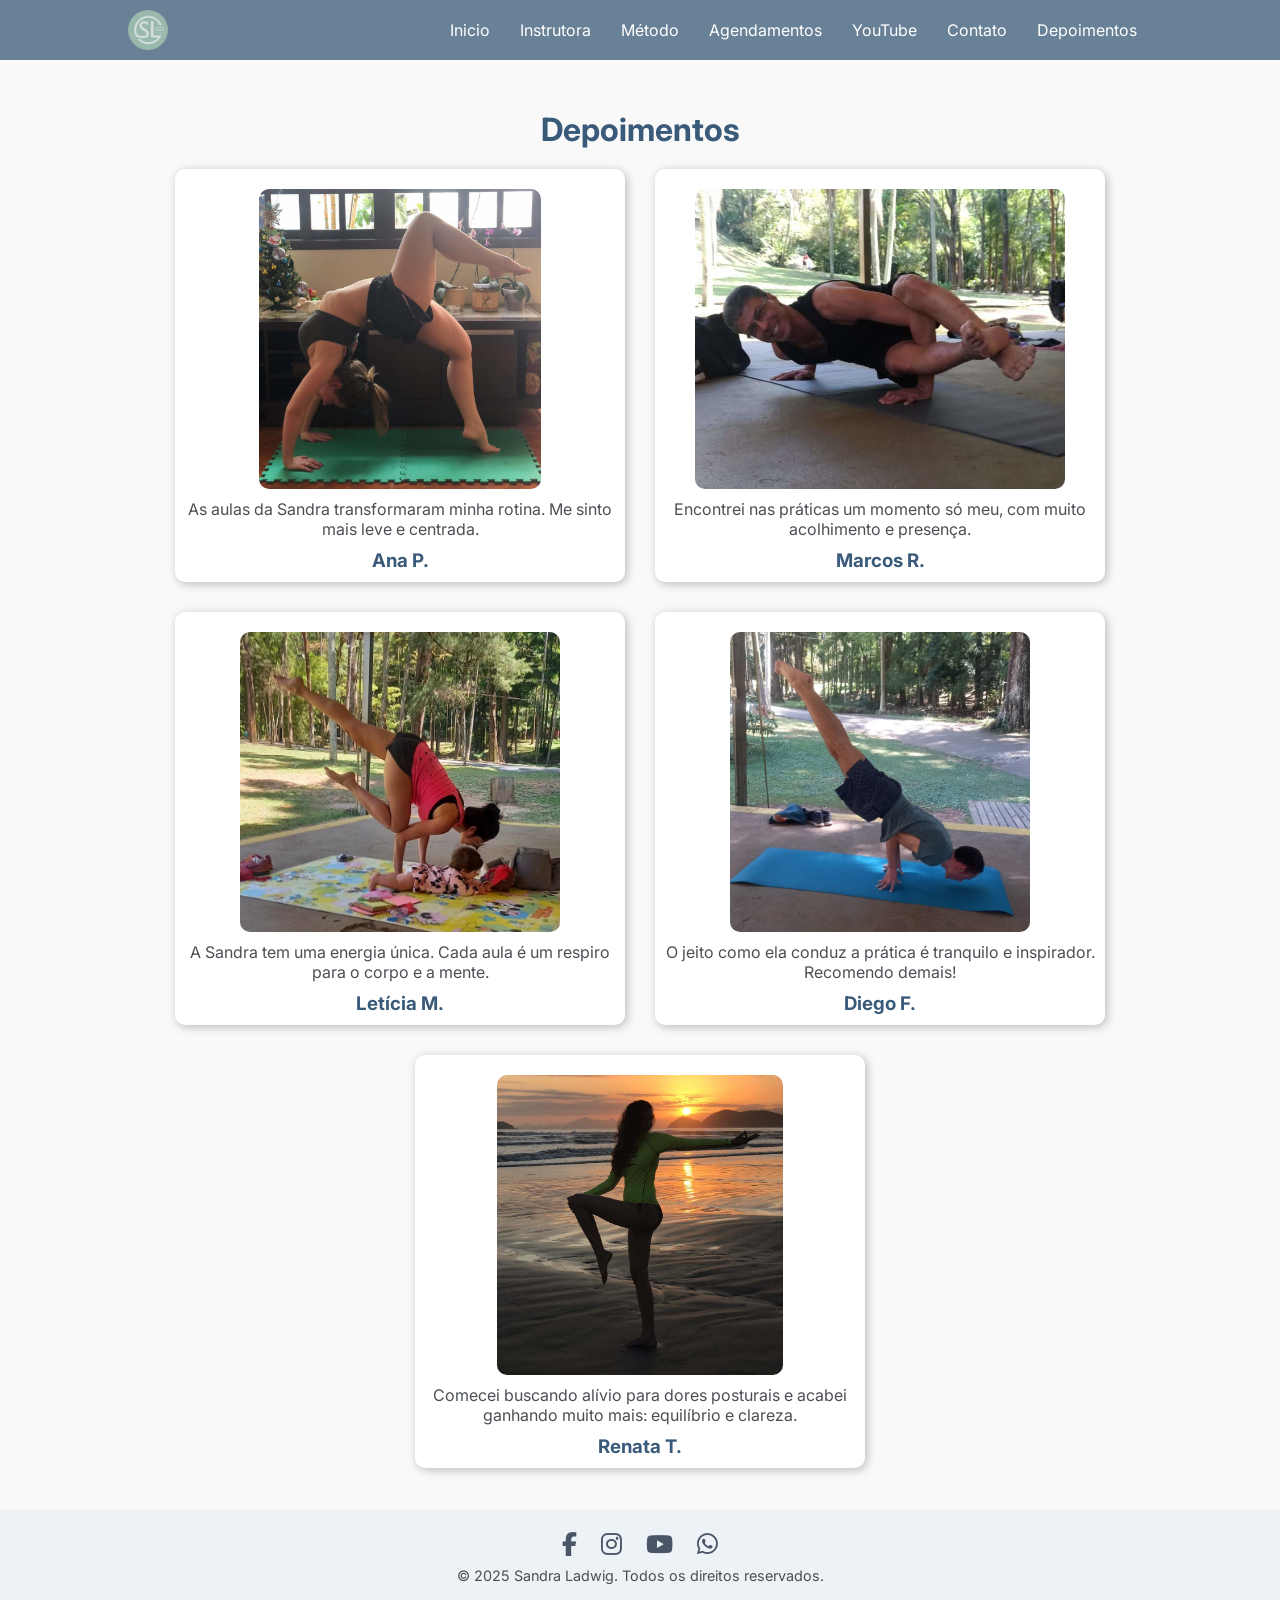
<file: 8_depoimento.html>
<!DOCTYPE html>
<html lang="pt-BR">

<head>
    <meta charset="UTF-8">
    <meta name="viewport" content="width=device-width, initial-scale=1.0">
    <title>Depoimentos</title>

    <!-- Icones -->
    <link rel="stylesheet" href="https://cdn.jsdelivr.net/npm/@fortawesome/fontawesome-free@6.5.2/css/all.min.css">

    <!-- Estilo -->
    <link rel="stylesheet" href="assets/css/style.css">
    <link rel="stylesheet" href="assets/css/style2.css">
    <link rel="stylesheet" href="assets/css/style_depoimentos.css">
    <link rel="stylesheet" href="assets/css/style_footer.css">

    <!-- Fonte -->
    <link
        href="https://fonts.googleapis.com/css2?family=Inter:ital,opsz,wght@0,14..32,100..900;1,14..32,100..900&display=swap"
        rel="stylesheet">
</head>

<body>
    <header>
        <div class="container">
            <a href="" id="logo"><img src="assets\img\IMG-20250513-WA0006_noback.png" alt=""></a>
            <nav>
                <ul id="nav_itens"></ul>
            </nav>
        </div>
    </header>

    <main class='center center-col'>
        <h1>Depoimentos</h1>        

        <div class="center caixa">

            <div class="card center center-col textc">
                <img src="assets/img/depoimentos1c.png" alt="">
                <p>As aulas da Sandra transformaram minha rotina. Me sinto mais leve e centrada.</p>
                <h3>Ana P.</h3>
            </div>
            
            <div class="card center center-col textc">
                <img src="assets/img/depoimentos2c.png" alt="">
                <p>Encontrei nas práticas um momento só meu, com muito acolhimento e presença.</p>
                <h3>Marcos R.</h3>
            </div>

            <div class="card center center-col textc">
                <img src="assets/img/depoimentos3c.png" alt="">
                <p>A Sandra tem uma energia única. Cada aula é um respiro para o corpo e a mente.</p>
                <h3>Letícia M.</h3>
            </div>

            <div class="card center center-col textc">
                <img src="assets/img/depoimento42c.png" alt="">
                <p>O jeito como ela conduz a prática é tranquilo e inspirador. Recomendo demais!</p>
                <h3>Diego F.</h3>
            </div>

            <div class="card center center-col textc">
                <img src="assets/img/depoimentos5c.png" alt="">
                <p>Comecei buscando alívio para dores posturais e acabei ganhando muito mais: equilíbrio e clareza.</p>
                <h3>Renata T.</h3>
            </div>
            
        </div>
    </main>

    <footer></footer>

    <script src="0_nav.js"></script>
    <script src="0_footer.js"></script>
    
</body>

</html>
</file>
<file: assets/css/style_home.css>
/* 
fundo #F9F9F9   
texto #4A5568   
títulos #2A4365   
botão #4C7FE6   #FFFFFF 
card #FFFFFF    
  sombra #E2E8F0 
  título #2C5282 
  texto #4A5568 
*/

/* * {
  border: 1px solid red;
} */

/* Reset e estilos básicos */
* {
    margin: 0;
    padding: 0;
    box-sizing: border-box;
    font-family: Inter;
}

body {
    color: #333;
    line-height: 1.6;
    background: #F9F9F9;
}

/* Hero Section =============================================== */
.hero {
    position: relative;
    height: 100vh;
    overflow: hidden;
}

.hero-image {
    width: 100%;
    height: 100%;
    object-fit: cover;
    position: absolute;
    top: 0;
    left: 0;
    z-index: -1;
}

.hero-content {
    display: flex;
    height: 100%;
    padding: 0 4%;
    align-items: center;
    color: #4A4442;
    text-shadow: 1px 1px 3px rgba(0, 0, 0, 0.5);
}

.hero-text {
    flex: 1;
    margin-top: -250px;
}

.hero-text h1 {
    font-size: 3.5rem;
    /* margin-bottom: -2rem; */
    font-family: Inter;
    font-weight: 500;
    line-height: normal;
}

.hero-text p {
    font-size: 3.5rem;
    font-family: 'Dancing Script';
    font-weight: 600;
    line-height: normal;
}

.hero-nav {
    flex: 1;
    display: flex;
    justify-content: flex-end;
    margin-top: -500px;
}

.nav-links {
    list-style: none;
}

.nav-links li {
    margin-bottom: 1rem;
    text-align: right;
}

.nav-links a {
    color: #4A4442;
    text-decoration: none;
    font-size: 1.3rem;
    transition: all 0.3s ease;
}

.nav-links a:hover {
    color: #f8d56b;
}

/* section cards ================================================ */
.caixa {
    max-width: 80%;
    display: flex;
    flex-wrap: wrap;
    justify-content: center;
    /* Adjust spacing between cards */
    gap: 10px;
    /* This will align items to the top */
    align-items: flex-start; 
}

.caixa img{
    width: 400px;
    height: 400px;
    aspect-ratio: 1/1;
    border-radius: 30px;
    object-fit: cover;
    margin: 10px;
}

.card {
    width: 400px;
    border-radius: 10px;
    margin: 10px;
    padding: 20px 10px 10px 10px;
    gap: 10px;

}

.card h3 {
    color: #2C5282;
    margin: 0px;
}

.card p{
    color: #4A5568;
}

.card a{
    color: #4C7FE6;
    text-decoration: none;
}

.card3 {
    max-width: 700px;
    gap: 15px;
    border-radius: 10px;
    margin: 25px;
    padding: 15px 100px;
    flex-direction: column;
}

.card3 p{
    color: #4A5568;
}

.botao {
    padding: 8px 15px;
    color: #ffffff;
    background: #4C7FE6;
    border-radius: 40px;
    text-decoration: none;
    font-size: 14px;

    /* display: flex;
    justify-content: center;
    align-items: center;
    gap: 10px;
    border: none; */
    
}

.card, .card1, .card2, .card3 {
    box-shadow: 2px 2px 10px 0px rgba(0,0,0,0.25);
    -webkit-box-shadow: 2px 2px 10px 0px rgba(0,0,0,0.25);
    -moz-box-shadow: 2px 2px 10px 0px rgba(0,0,0,0.25);

    background: #ffffff;
}

/* Responsividade */
@media (max-width: 768px) {
    .hero-content {
        flex-direction: column;
        justify-content: center;
        text-align: center;
    }

    .hero-text {
        margin-bottom: 3rem;
    }

    .hero-text p {
        max-width: 100%;
    }

    .hero-nav {
        justify-content: center;
    }

    .nav-links li {
        text-align: center;
    }

    .cards-container {
        flex-direction: column;
    }
}
</file>
<file: assets/css/style2.css>
.center {
    display: flex;
    justify-content: center;
    align-items: center;
}

.center-col {
    display: flex;
    flex-direction: column;
}

.jcleft {
    display: flex;
    justify-content: left;
}

.jcright {
    display: flex;
    justify-content: right;
}

.textc {
    text-align: center;
}
</file>
<file: assets/css/style_footer.css>
/* * {
    margin: 0;
    padding: 0;
    box-sizing: border-box;
} */

/* body {
    font-family: 'Arial', sans-serif;
} */

.mFooter {
    background-color: #EDF2F7 ;
    color: #4A5568;
    margin-top: 2rem;
    padding: 1rem 1rem ;
    text-align: center;
    line-height: 1.6;
}

.social-icons {
    display: flex;
    justify-content: center;
    gap: 1.5rem;
    /* margin-bottom: 1rem; */
}

.social-icons a {
    color: #4A5568;
    font-size: 1.5rem;
    transition: all 0.3s ease;
}

.social-icons a:hover {
    color: #f8d56b;
    transform: translateY(-3px);
}

.copyright {
    font-size: 0.9rem;
    color: #4A5568;
}
</file>
<file: assets/css/style.css>
* {
    margin: 0;
    padding: 0;
    box-sizing: border-box;
    font-family: Inter;
}

.container {
    width: 80%;
    margin: 0 auto;
}

a {
    text-decoration: none;
}

header {
    background-color: #688197;
    height: 60px;
    width: 100%;

    position: fixed;
    z-index: 2;
    top: 0;
    left: 0;

    line-height: 60px;
}

header ul li {
    display: inline;
    padding: 0 15px;
}

header ul li a {
    color: white;
}

header .container {
    display: flex;
    justify-content: space-between;
}

#logo {
    display: flex;
    justify-content: center;
    align-items: center;
}

#logo img {
    height: 40px;
}

main {
    margin-top: 100px;
}

/* ================================================== */

body {
    /* background-color: #E1F1F6; */
    background: #F9F9F9;
}

h1, h2, h3, h4 {
    color: #3A5A7A;
    margin: 10px 0px;
}

p {
    color: #4B4F54;
}

/* ================================================== */

.card, .card1, .card2, .card3 {
    box-shadow: 2px 2px 10px 0px rgba(0,0,0,0.25);
    -webkit-box-shadow: 2px 2px 10px 0px rgba(0,0,0,0.25);
    -moz-box-shadow: 2px 2px 10px 0px rgba(0,0,0,0.25);

    background: #ffffff;
}
</file>
<file: assets/css/style_instrutora.css>
/* * {
    border: 1px solid red;
} */

#profile {
    border-radius: 50%;
    /* Makes the image circular */
    width: 200px;
    height: 200px;
    object-fit: cover;
    /* Ensures the image covers the area */
}

.card {
    width: 80%;
    padding: 30px 65px 25px 55px;
    gap: 65px;
    border-radius: 10px;
    margin: 20px;
}

.card img {
    height: 300px;
    max-width: 400px;
    object-fit: cover;
    border-radius: 10px;
}
</file>
<file: assets/css/style_metodo.css>
/* * {
    border: 1px solid red;
} */

#introducao{
    width: 60%;
    margin: 20px 0px;
}

.card {
    width: 80%;
    padding: 30px 65px 25px 55px;
    gap: 65px;
    border-radius: 10px;
    margin: 20px;
}

.card img {
    border-radius: 50%;
    object-fit: cover;
    width: 250px;
    height: 250px;
}
</file>
<file: assets/css/style_agendamento.css>
/* * {
    border: 1px solid red;
} */

.card1 {
    width: 80%;
    padding: 50px 249px;
    gap: 20px;
    border-radius: 10px;

    flex-direction: column;
}

.card {
    width: 80%;
    padding: 30px 65px 25px 55px;
    gap: 65px;
    border-radius: 10px;
    margin: 20px;
}

.card img {
    height: 300px;
    max-width: 400px;
    object-fit: cover;
    border-radius: 10px;
}


.card2 {
    width: 80%;
    padding: 50px 254px 50px 25px;
    gap: 15px;
    border-radius: 10px;
    margin: 25px;

    display: flex;
    flex-direction: column;
    justify-content: center;
    align-items: flex-start;
}

.card3 {
    width: 80%;
    padding: 14px 289px;
    gap: 15px;
    border-radius: 10px;
    margin: 25px;

    flex-direction: column;
}

.botao {
    padding: 8px 15px;
    color: #ffffff;
    background: #E7AABB;
    border-radius: 40px;
    text-decoration: none;
    font-size: 14px;

    /* display: flex;
    justify-content: center;
    align-items: center;
    gap: 10px;
    border: none; */
    
}
</file>
<file: assets/css/style_youtube.css>
/* * {
  border: 1px solid red;
} */

.caixa {
    max-width: 80%;
    display: flex;
    flex-wrap: wrap;
    justify-content: center;
    /* Adjust spacing between cards */
    gap: 10px;
}

.card {
    width: 600px;
    /* borda arredondada */
    border-radius: 10px;
    /* pra fora */
    margin: 10px;
    /* pra dentro */
    padding: 20px 10px 10px 10px;
    gap: 10px;


}

/* 
<iframe width="560" height="315" src="https://www.youtube.com/embed/BLCFnQDf6kg?si=jVXTxsKijpOY8r2n" title="YouTube video player" frameborder="0" allow="accelerometer; autoplay; clipboard-write; encrypted-media; gyroscope; picture-in-picture; web-share" referrerpolicy="strict-origin-when-cross-origin" allowfullscreen></iframe> 
*/

.card iframe {
    height: 300px;
    max-width: 560px;
    object-fit: cover;
    border-radius: 10px;
}

.card iframe {
    display: block;  /* Make the image a block element */
    margin: 0 auto; /* Center the image horizontally */
}

.card h3{
    margin: 10px 0px 0px 10px;
}

.card p {
    margin: 5px 0px 0px 10px;
}

.card3 {
    width: 80%;
    padding: 14px 289px;
    gap: 15px;
    border-radius: 10px;
    margin: 25px;

    flex-direction: column;
}

.card3 h2{
    margin: 10px 0px 0px 0px;
}

/* .botao {
    display: flex;
    padding: 10px 20px;
    justify-content: center;
    align-items: center;
    gap: 10px;
    background: #A3C4D7;
    border: none;
    border-radius: 40px;
} */

.botao {
    padding: 8px 15px;
    color: #4A4A4A;
    background: #A3C4D7;
    border-radius: 40px;
    text-decoration: none;
    font-size: 14px;

    /* display: flex;
    justify-content: center;
    align-items: center;
    gap: 10px;
    border: none; */
    
}
</file>
<file: assets/css/style_contato.css>
/* * {
  border: 1px solid red;
} */

#contato .container {
    display: grid;
    grid-template-columns: 3fr 2fr;
    gap: 100px;
    margin-bottom: 60px;
}

#contato fieldset {
    display: flex;
    margin-top: 10px;
    padding: 20px 50px 20px 50px;
    flex-direction: column;
    justify-content: center;
    align-items: center;
    gap: 10px;
    border: 1px solid #D3BCC0 ;
    border-radius: 10px;
}

#contato label {
    width: 100%;
    font-size: 20px;
    color: #7C6A6A;
    margin: 10px 0px 5px 0px;
    display: block;
}

#contato input {
    width: 100%;
    height: 50px;
    padding: 10px 15px;
    font-size: 16px;
    border: 2px solid #D3BCC0;
    border-radius: 10px;
}

#contato textarea {
    width: 100%;
    font-size: 14px;
    padding: 10px 10px;
    border: 2px solid #D3BCC0;
    border-radius: 25px;
    height: 150px;
}

#contato select:focus,
#contato input:focus,
#contato textarea:focus {
    outline: none;
}

#contato input[type='submit'] {
    color: black;
    width: 50%;
    /* margin: 0 auto; */
    background-color: #EFD5DB;
    border: none;
}

#contato input[type='submit']:hover {
    color: #fff;
    background-color: #E7AABA;
}

.btn-formulario {
    width: 100%;
    display: flex;
    justify-content: center;
    align-items: center;
    margin: 15px;
}

#contato i {
    width: 20px;
}

#contato p {
    margin: 15px 10px;
}

.contato_direita p i {
    text-align: center;
}
</file>
<file: assets/css/style_depoimentos.css>
/* * {
  border: 1px solid red;
} */

.caixa {
    max-width: 80%;
    display: flex;
    flex-wrap: wrap;
    justify-content: center;
    /* Adjust spacing between cards */
    gap: 10px;
}

.card {
    width: 450px;
    /* borda arredondada */
    border-radius: 10px;
    /* pra fora */
    margin: 10px;
    /* pra dentro */
    padding: 20px 10px 10px 10px;
    gap: 10px;
}

.card img {
    height: 300px;
    max-width: 400px;
    object-fit: cover;
    border-radius: 10px;
}

.card h3 {
    margin: 0px;
}
</file>
